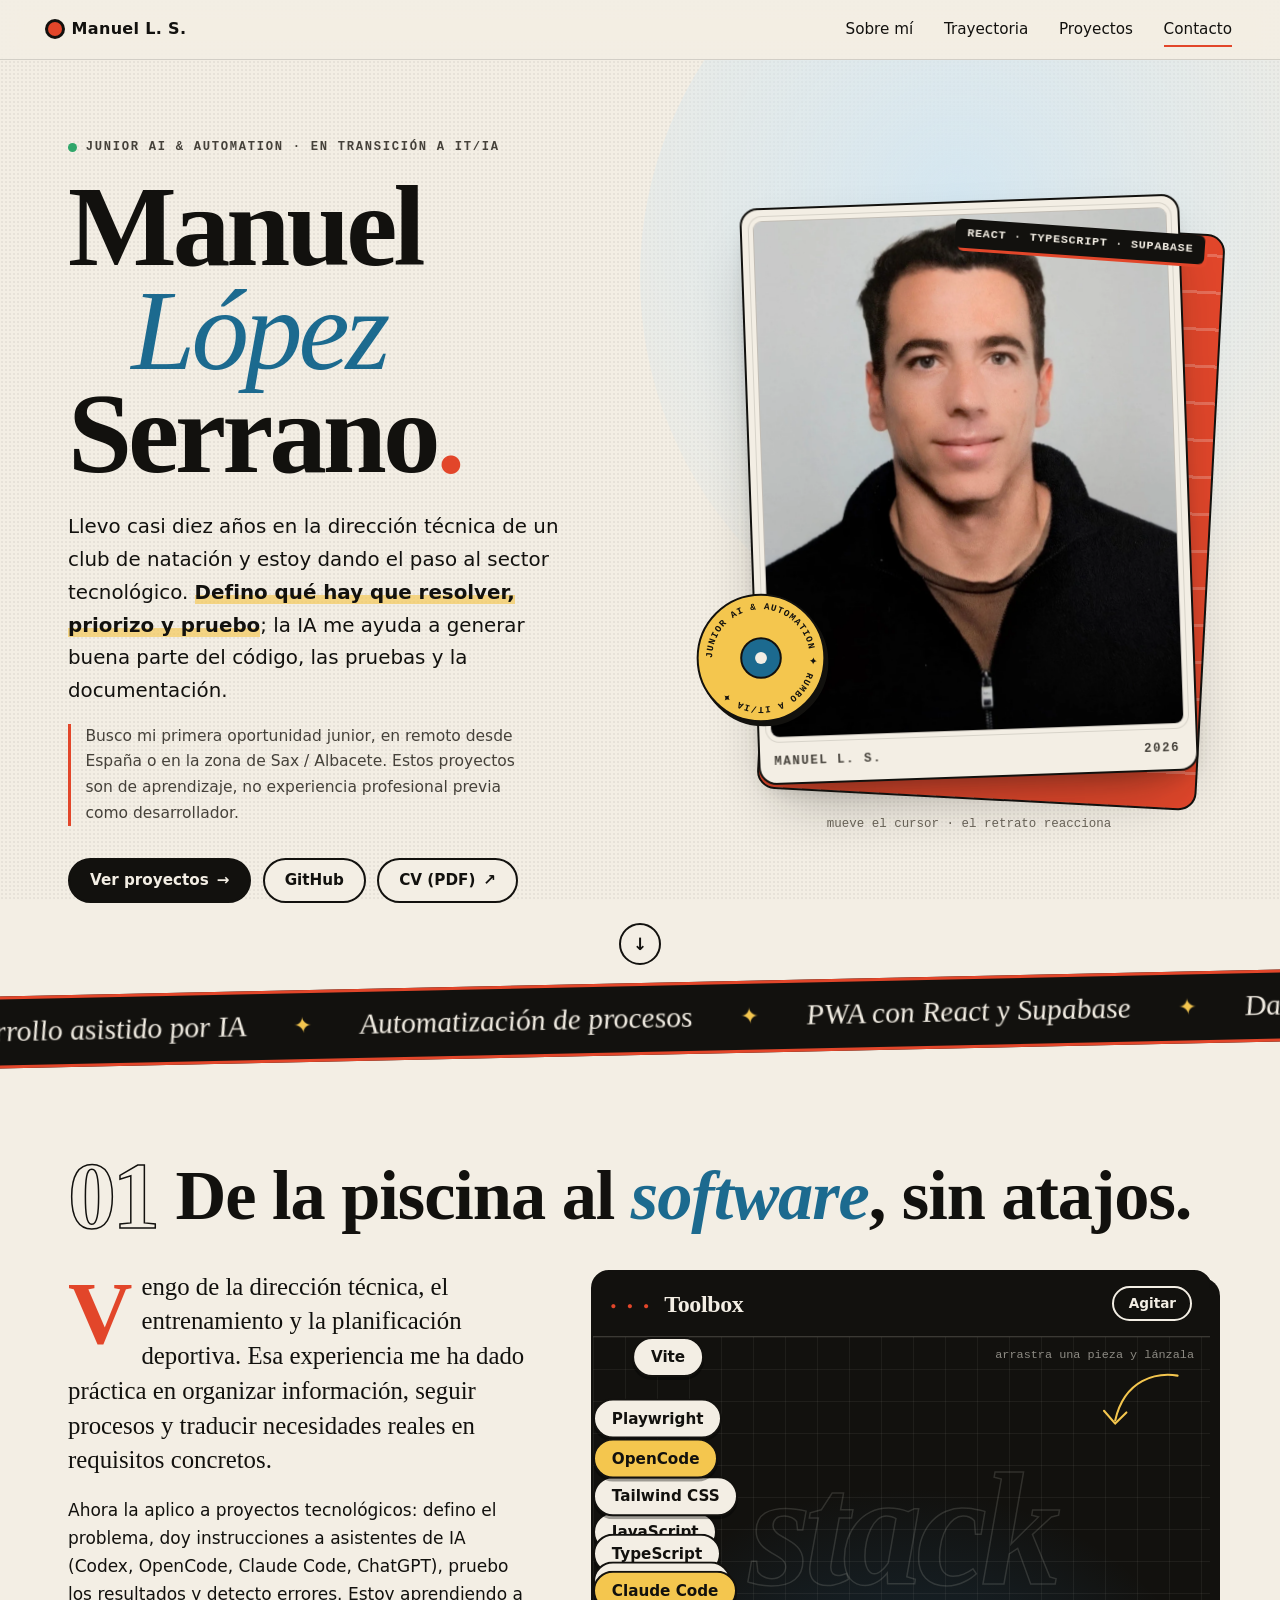
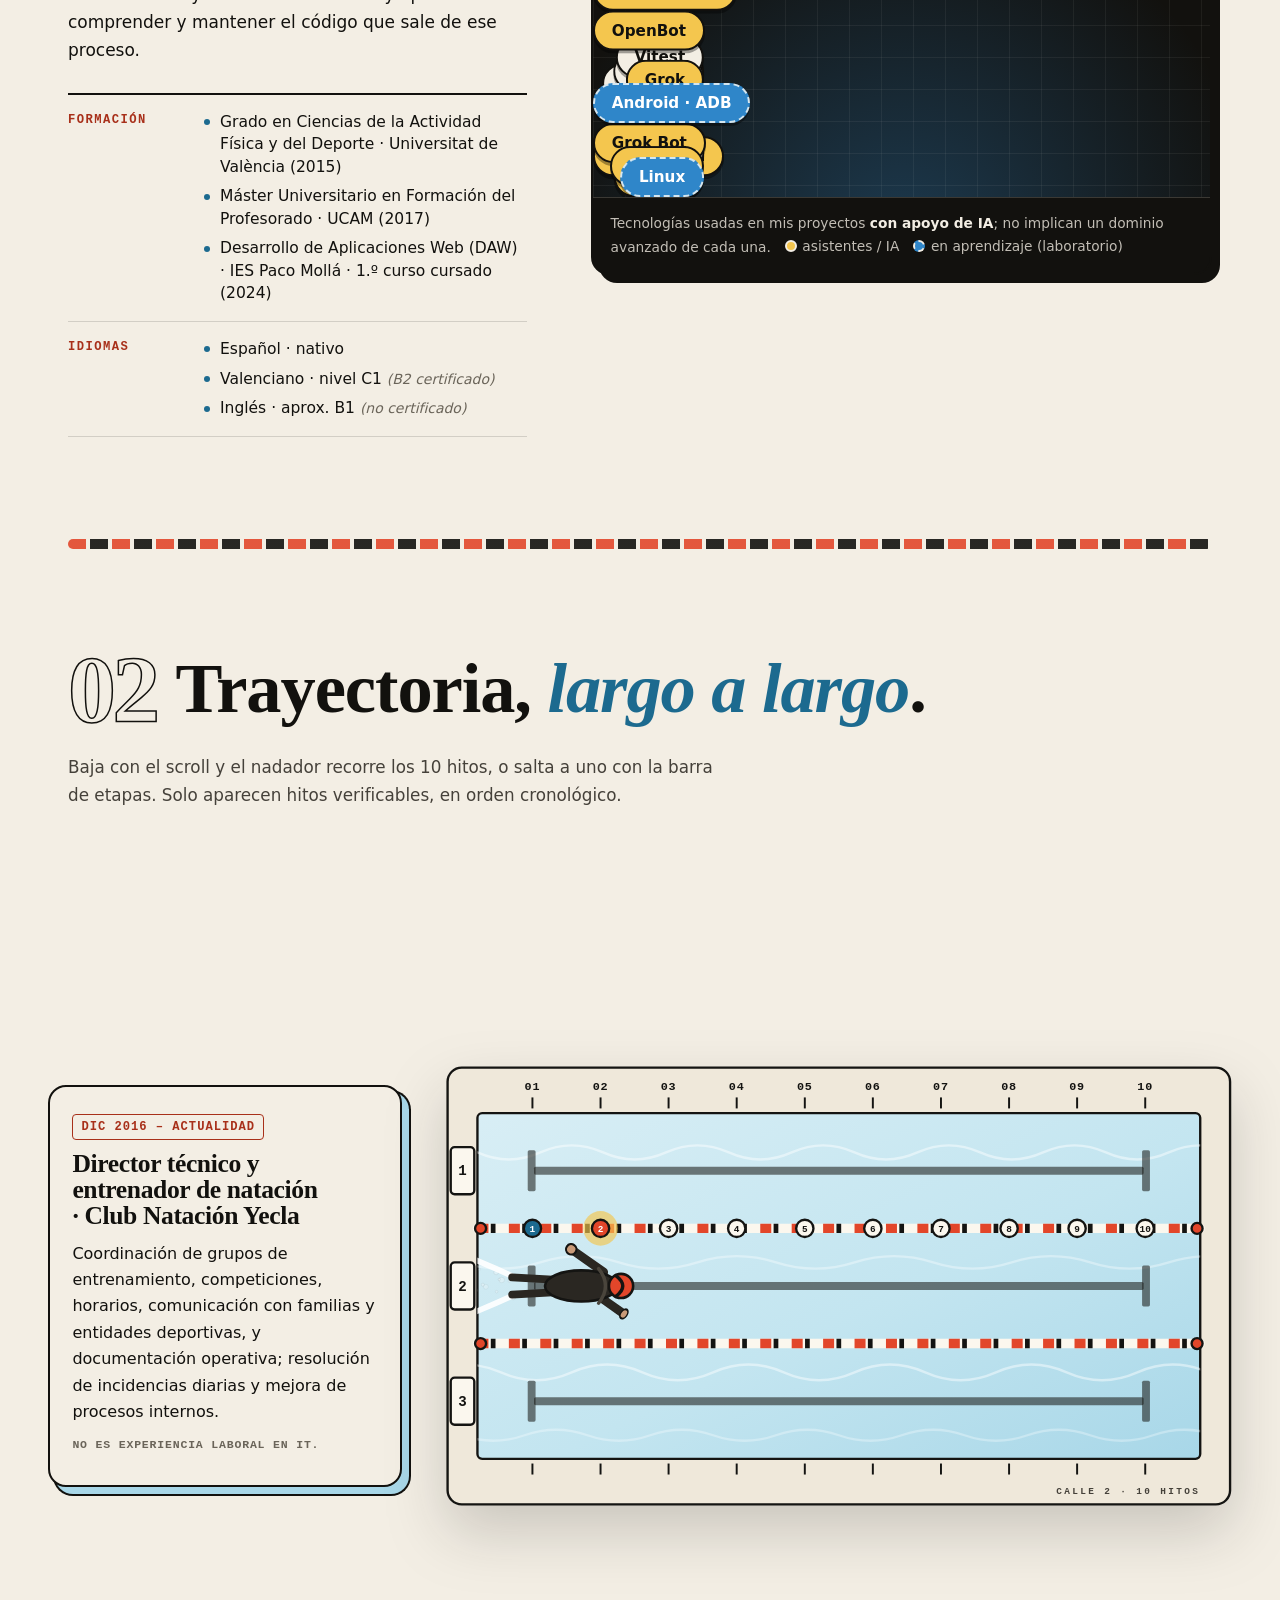
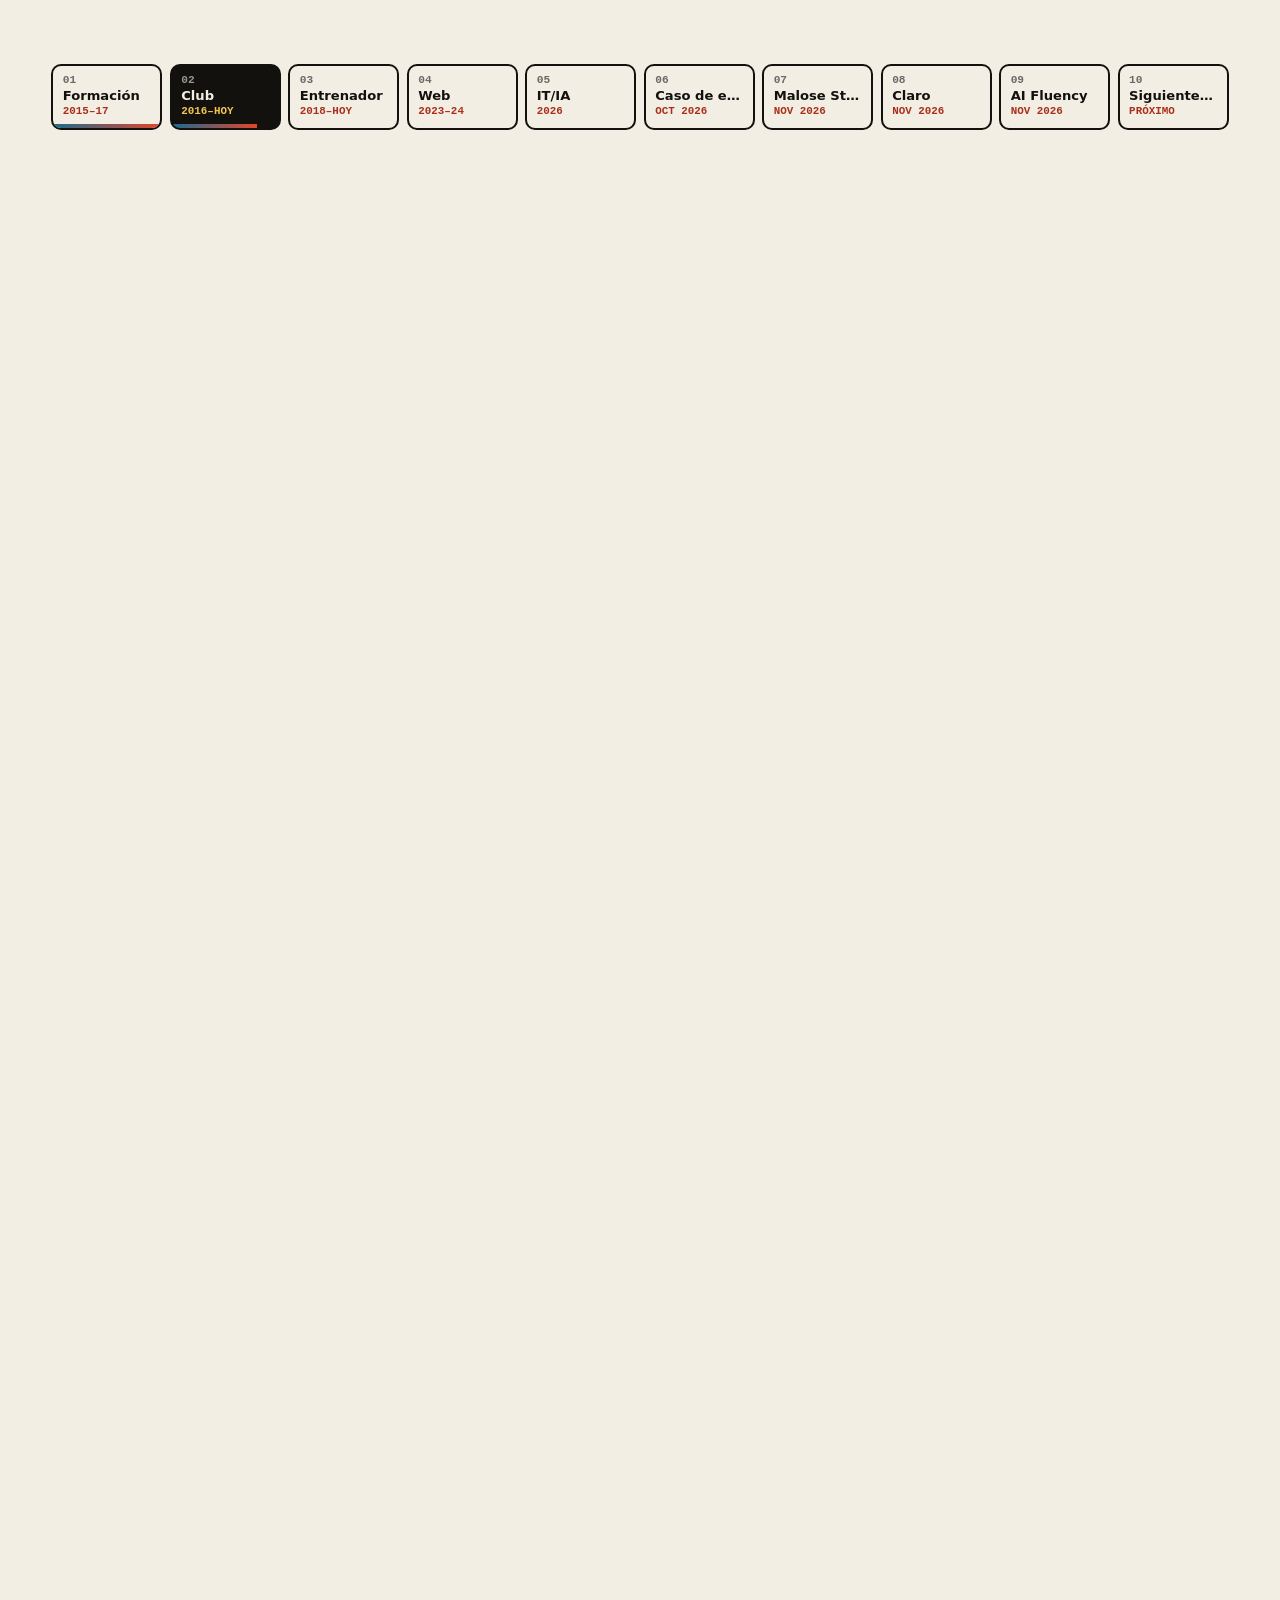
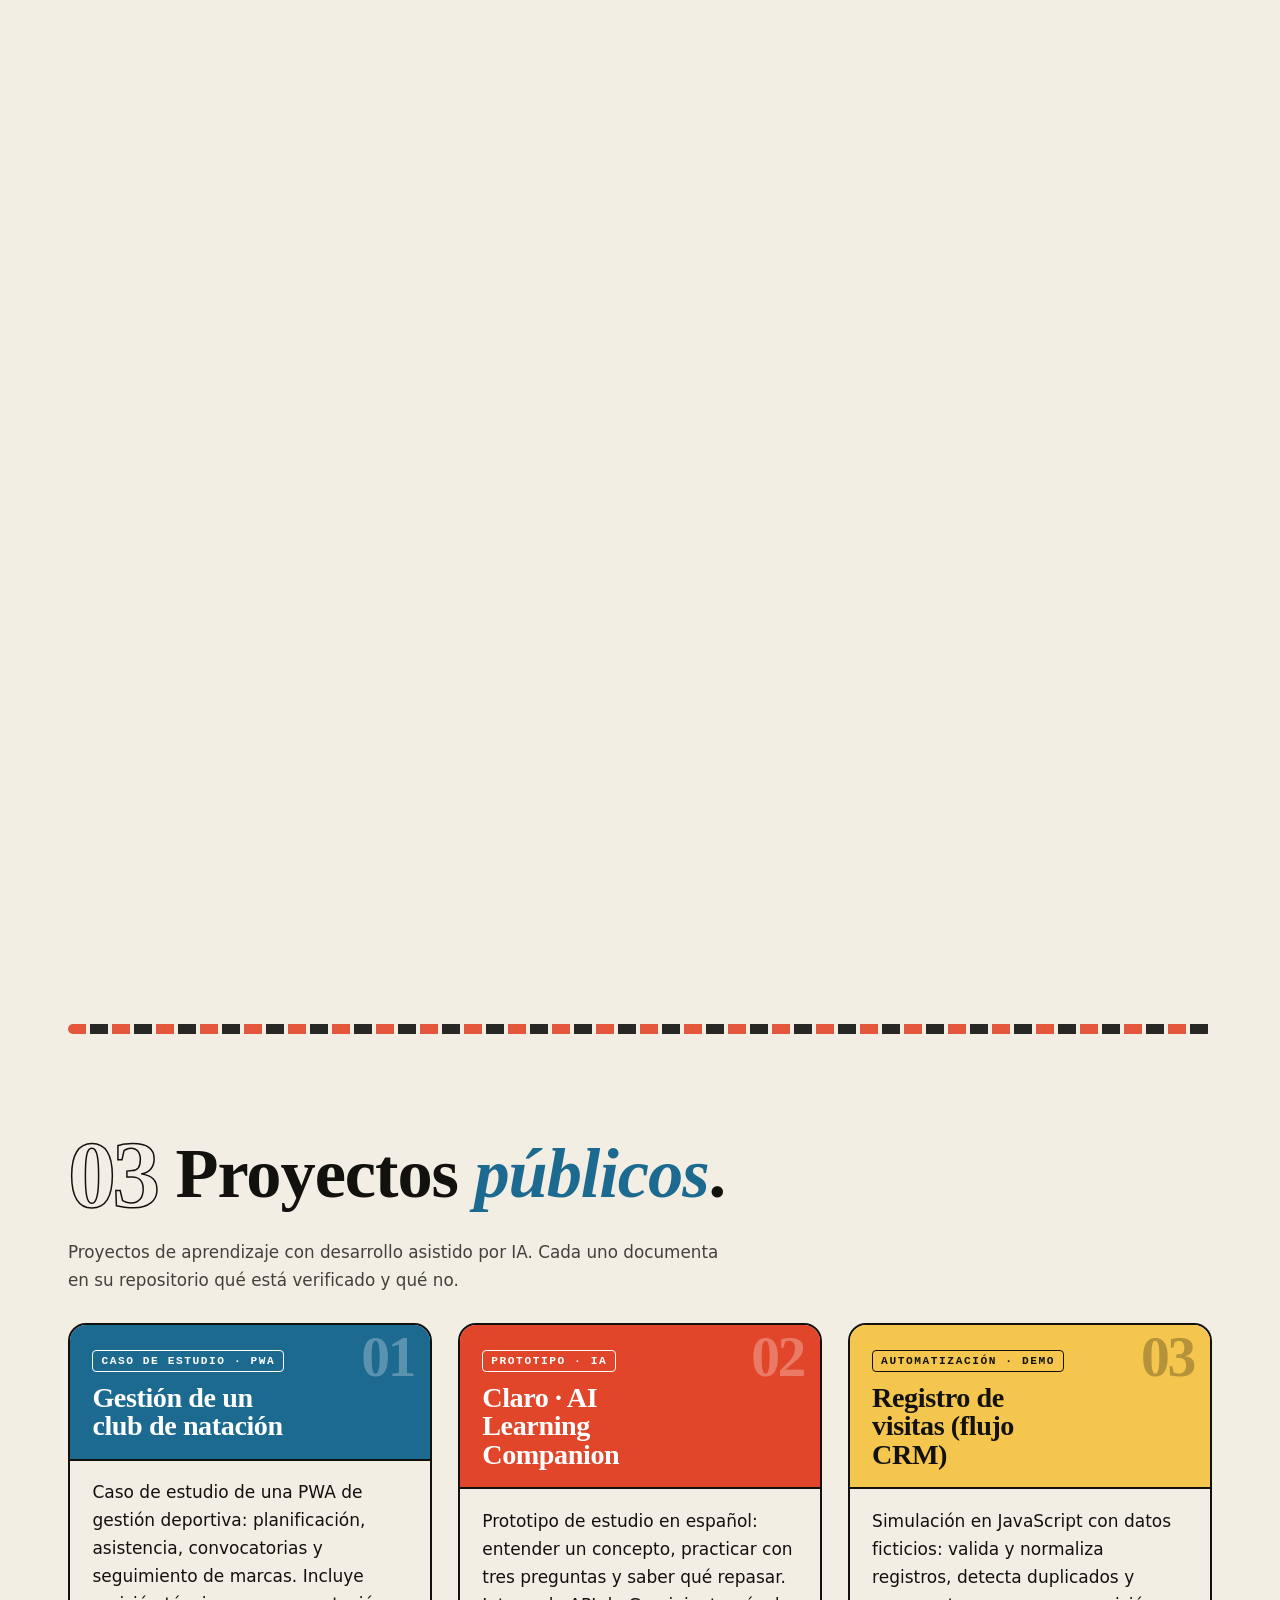
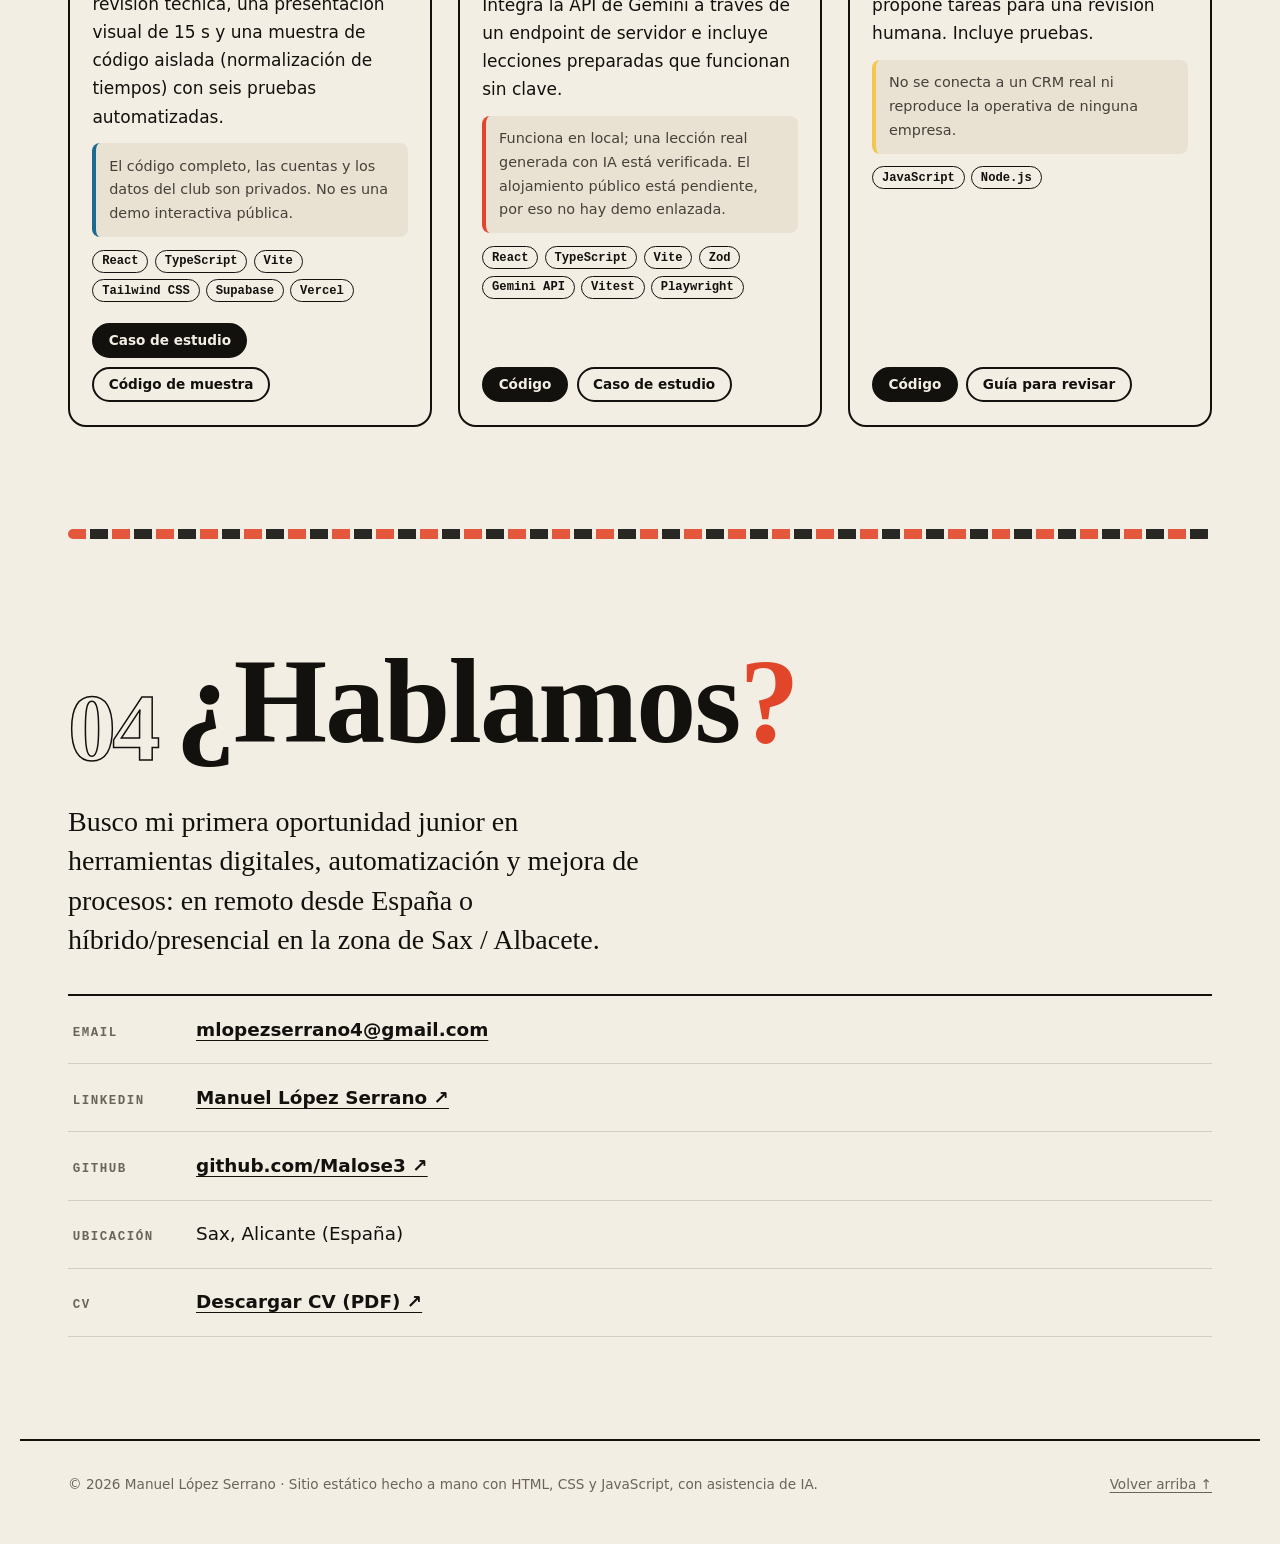
<file: index.html>
<!doctype html>
<html lang="es-ES">
<head>
  <meta charset="utf-8">
  <meta name="viewport" content="width=device-width, initial-scale=1">
  <title>Manuel López Serrano · Junior AI &amp; Automation (en transición a IT/IA)</title>
  <meta name="description" content="Portfolio de Manuel López Serrano: transición a IT/IA, proyectos de aprendizaje con desarrollo asistido por IA y automatización. Proyectos públicos en GitHub.">
  <meta name="theme-color" content="#f2ede3">
  <meta property="og:image" content="https://malose3.github.io/assets/img/manuel-portrait.jpg">
  <link rel="canonical" href="https://malose3.github.io/">
  <meta property="og:type" content="website">
  <meta property="og:locale" content="es_ES">
  <meta property="og:title" content="Manuel López Serrano · Portfolio">
  <meta property="og:description" content="Transición a IT/IA: proyectos de aprendizaje, desarrollo asistido por IA y automatización.">
  <meta property="og:url" content="https://malose3.github.io/">
  <link rel="icon" href="data:image/svg+xml,%3Csvg xmlns='http://www.w3.org/2000/svg' viewBox='0 0 64 64'%3E%3Ccircle cx='32' cy='32' r='30' fill='%23141310'/%3E%3Ccircle cx='38' cy='28' r='11' fill='%23e0482a'/%3E%3C/svg%3E">
  <link rel="preload" as="image" href="assets/img/manuel-portrait.webp" type="image/webp">
  <link rel="stylesheet" href="assets/css/site.css">
  <script>document.documentElement.classList.add("js");</script>
</head>
<body>
  <a class="skip" href="#main">Saltar al contenido</a>

  <header class="top" id="top">
    <a class="brand" href="#top" aria-label="Inicio">
      <span class="brand__dot" aria-hidden="true"></span>
      <span>Manuel&nbsp;L.&nbsp;S.</span>
    </a>
    <button class="menu-btn" type="button" aria-expanded="false" aria-controls="nav">Menú</button>
    <nav class="nav" id="nav" aria-label="Secciones">
      <a href="#sobre-mi">Sobre mí</a>
      <a href="#trayectoria">Trayectoria</a>
      <a href="#proyectos">Proyectos</a>
      <a href="#contacto">Contacto</a>
    </nav>
  </header>

  <main id="main">
    <!-- HERO -->
    <section class="hero" aria-labelledby="hero-title">
      <div class="hero__inner">
        <div class="hero__text">
          <p class="kicker"><span class="status-dot" aria-hidden="true"></span>Junior AI &amp; Automation · En transición a IT/IA</p>
          <h1 id="hero-title" class="hero__title">
            <span class="hero__line">Manuel</span>
            <span class="hero__line hero__line--italic">López</span>
            <span class="hero__line">Serrano<span class="accent">.</span></span>
          </h1>
          <p class="hero__lead">
            Llevo casi diez años en la dirección técnica de un club de natación y estoy dando el paso al sector tecnológico.
            <strong>Defino qué hay que resolver, priorizo y pruebo</strong>; la IA me ayuda a generar buena parte del código, las pruebas y la documentación.
          </p>
          <p class="hero__note">Busco mi primera oportunidad junior, en remoto desde España o en la zona de Sax / Albacete. Estos proyectos son de aprendizaje, no experiencia profesional previa como desarrollador.</p>
          <div class="hero__cta">
            <a class="btn btn--ink" href="#proyectos">Ver proyectos <span aria-hidden="true">→</span></a>
            <a class="btn btn--line" href="https://github.com/Malose3" rel="noopener">GitHub</a>
            <a class="btn btn--line" href="assets/cv/CV-Manuel-Lopez-Serrano.pdf" target="_blank" rel="noopener" type="application/pdf">CV (PDF) <span aria-hidden="true">↗</span></a>
          </div>
        </div>

        <div class="hero__visual">
          <div class="portrait" id="portrait">
            <div class="portrait__backdrop" aria-hidden="true"></div>
            <figure class="portrait__frame">
              <picture>
                <source srcset="assets/img/manuel-portrait.webp" type="image/webp">
                <img src="assets/img/manuel-portrait.jpg" width="960" height="1200" fetchpriority="high" decoding="async"
                     alt="Retrato de Manuel López Serrano sobre fondo claro, con chaqueta negra y camiseta marrón.">
              </picture>
              <figcaption class="portrait__caption"><span>Manuel L. S.</span><span>2026</span></figcaption>
            </figure>
            <svg class="seal" viewBox="0 0 200 200" aria-hidden="true" focusable="false">
              <defs><path id="seal-path" d="M100,100 m-74,0 a74,74 0 1,1 148,0 a74,74 0 1,1 -148,0"/></defs>
              <circle cx="100" cy="100" r="96" class="seal__bg"/>
              <text class="seal__text"><textPath href="#seal-path">JUNIOR AI &amp; AUTOMATION ✦ RUMBO A IT/IA ✦ </textPath></text>
              <circle cx="100" cy="100" r="30" class="seal__core"/>
              <circle cx="100" cy="100" r="9" class="seal__spark" id="seal-spark"/>
            </svg>
            <span class="tag tag--stack" aria-hidden="true">React · TypeScript · Supabase</span>
          </div>
          <p class="hero__hint" aria-hidden="true"><span class="hint-fine">mueve el cursor</span><span class="hint-touch">toca el retrato</span> · el retrato reacciona</p>
        </div>
      </div>
      <a class="scroll-cue" href="#sobre-mi" aria-label="Bajar a Sobre mí"><span aria-hidden="true">↓</span></a>
    </section>

    <!-- MARQUEE -->
    <div class="marquee-wrap">
    <div class="marquee" aria-label="Áreas de trabajo">
      <div class="marquee__track">
        <ul class="marquee__group">
          <li>Desarrollo asistido por IA</li><li>Automatización de procesos</li><li>PWA con React y Supabase</li>
          <li>Datos: CSV y Excel</li><li>Pruebas y verificación</li><li>Documentación honesta</li><li>Laboratorio Android · ADB · Linux</li>
        </ul>
        <ul class="marquee__group" aria-hidden="true">
          <li>Desarrollo asistido por IA</li><li>Automatización de procesos</li><li>PWA con React y Supabase</li>
          <li>Datos: CSV y Excel</li><li>Pruebas y verificación</li><li>Documentación honesta</li><li>Laboratorio Android · ADB · Linux</li>
        </ul>
      </div>
    </div>
    </div>

    <!-- SOBRE MÍ + TOOLBOX -->
    <section class="about sheet" id="sobre-mi" aria-labelledby="about-title">
      <div class="section-head">
        <span class="section-num">01</span>
        <h2 id="about-title" data-lines>De la piscina al <em>software</em>, sin atajos.</h2>
      </div>
      <div class="about__grid">
        <div class="about__copy">
          <p>Vengo de la dirección técnica, el entrenamiento y la planificación deportiva. Esa experiencia me ha dado práctica en organizar información, seguir procesos y traducir necesidades reales en requisitos concretos.</p>
          <p>Ahora la aplico a proyectos tecnológicos: defino el problema, doy instrucciones a asistentes de IA (Codex, OpenCode, Claude Code, ChatGPT), pruebo los resultados y detecto errores. Estoy aprendiendo a comprender y mantener el código que sale de ese proceso.</p>
          <dl class="facts">
            <div class="facts__row">
              <dt>Formación</dt>
              <dd>
                <ul>
                  <li>Grado en Ciencias de la Actividad Física y del Deporte · Universitat de València (2015)</li>
                  <li>Máster Universitario en Formación del Profesorado · UCAM (2017)</li>
                  <li>Desarrollo de Aplicaciones Web (DAW) · IES Paco Mollá · 1.º curso cursado (2024)</li>
                </ul>
              </dd>
            </div>
            <div class="facts__row">
              <dt>Idiomas</dt>
              <dd>
                <ul>
                  <li>Español · nativo</li>
                  <li>Valenciano · nivel C1 <span class="facts__note">(B2 certificado)</span></li>
                  <li>Inglés · aprox. B1 <span class="facts__note">(no certificado)</span></li>
                </ul>
              </dd>
            </div>
          </dl>
        </div>

        <div class="toolbox" id="toolbox">
          <div class="toolbox__bar">
            <h3>Toolbox</h3>
            <button class="btn btn--small" type="button" id="shake">Agitar</button>
          </div>
          <div class="toolbox__stage" id="stage" aria-describedby="toolbox-note">
            <ul class="toolbox__list" id="pills">
              <li class="pill">JavaScript</li>
              <li class="pill">TypeScript</li>
              <li class="pill pill--accent">React</li>
              <li class="pill">Node.js</li>
              <li class="pill pill--accent">Supabase</li>
              <li class="pill">Vite</li>
              <li class="pill">Tailwind CSS</li>
              <li class="pill">Vercel</li>
              <li class="pill">Git · GitHub</li>
              <li class="pill">Zod</li>
              <li class="pill">Vitest</li>
              <li class="pill">Playwright</li>
              <li class="pill pill--ink">Gemini API</li>
              <li class="pill">PWA</li>
              <li class="pill pill--ink">Codex</li>
              <li class="pill pill--ink">OpenCode</li>
              <li class="pill pill--ink">Claude Code</li>
              <li class="pill pill--ink">Grok</li>
              <li class="pill pill--ink">Grok Bot</li>
              <li class="pill pill--ink">Cursor</li>
              <li class="pill pill--ink">OpenBot</li>
              <li class="pill pill--learn">Android · ADB</li>
              <li class="pill pill--learn">Linux</li>
            </ul>
            <svg class="toolbox__arrow" viewBox="0 0 120 96" aria-hidden="true" focusable="false">
              <path pathLength="1" d="M112 10 C 86 6, 46 14, 34 66"/>
              <path class="toolbox__arrow-head" pathLength="1" d="M20 54 L34 70 L48 56"/>
            </svg>
            <p class="toolbox__hint" aria-hidden="true"><span class="hint-fine">arrastra una pieza y lánzala</span><span class="hint-touch">toca, arrastra y suelta</span></p>
          </div>
          <p class="toolbox__note" id="toolbox-note">
            Tecnologías usadas en mis proyectos <strong>con apoyo de IA</strong>; no implican un dominio avanzado de cada una.
            <span class="legend"><i class="sw sw--ink"></i>asistentes / IA</span>
            <span class="legend"><i class="sw sw--learn"></i>en aprendizaje (laboratorio)</span>
          </p>
        </div>
      </div>
    </section>

    <!-- TRAYECTORIA -->

    <div class="divider" aria-hidden="true"><span></span></div>
    <section class="work" id="trayectoria" aria-labelledby="work-title">
      <div class="sheet work__head">
        <div class="section-head">
          <span class="section-num">02</span>
          <h2 id="work-title" data-lines>Trayectoria, <em>largo a largo</em>.</h2>
        </div>
        <p class="work__intro">Baja con el scroll y el nadador recorre los 10 hitos, o salta a uno con la barra de etapas. Solo aparecen hitos verificables, en orden cronológico.</p>
      </div>

      <div class="pool-track" id="pool-track" style="--n:10">
        <div class="pool-pin">
          <div class="pool-layout">
            <ol class="deck" id="deck" aria-label="Hitos de la trayectoria">
          <li class="deck__card" id="hito-1" data-k="0">
            <span class="deck__num" aria-hidden="true">01<small>/10</small></span>
            <span class="deck__date">2015 – 2017</span>
            <h3>Formación universitaria</h3>
            <p>Grado en Ciencias de la Actividad Física y del Deporte (Universitat de València, 2015) y Máster Universitario en Formación del Profesorado (UCAM, 2017).</p>
          </li>
          <li class="deck__card" id="hito-2" data-k="1">
            <span class="deck__num" aria-hidden="true">02<small>/10</small></span>
            <span class="deck__date">Dic 2016 – actualidad</span>
            <h3>Director técnico y entrenador de natación · Club Natación Yecla</h3>
            <p>Coordinación de grupos de entrenamiento, competiciones, horarios, comunicación con familias y entidades deportivas, y documentación operativa; resolución de incidencias diarias y mejora de procesos internos.</p>
            <p class="deck__note">No es experiencia laboral en IT.</p>
          </li>
          <li class="deck__card" id="hito-3" data-k="2">
            <span class="deck__num" aria-hidden="true">03<small>/10</small></span>
            <span class="deck__date">2018 – actualidad</span>
            <h3>Entrenador personal y preparador físico de opositores</h3>
            <p>Elaboración de planes individuales, seguimiento de progreso y organización de recursos de entrenamiento presencial y online.</p>
          </li>
          <li class="deck__card" id="hito-4" data-k="3">
            <span class="deck__num" aria-hidden="true">04<small>/10</small></span>
            <span class="deck__date">Dic 2023 – 2024</span>
            <h3>Primeros pasos en desarrollo web</h3>
            <p>Prácticas iniciales de Git y GitHub y 1.º curso de Desarrollo de Aplicaciones Web (DAW) en el IES Paco Mollá (2024).</p>
            <a class="link" href="https://github.com/Malose3/hello-git" rel="noopener">Malose3/hello-git ↗</a>
          </li>
          <li class="deck__card" id="hito-5" data-k="4">
            <span class="deck__num" aria-hidden="true">05<small>/10</small></span>
            <span class="deck__date">2026</span>
            <h3>Transición a IT/IA</h3>
            <p>Orientación profesional hacia operaciones, mejora de procesos, herramientas digitales y automatización con apoyo de IA, con portfolio público y documentación honesta del alcance de cada proyecto.</p>
          </li>
          <li class="deck__card" id="hito-6" data-k="5">
            <span class="deck__num" aria-hidden="true">06<small>/10</small></span>
            <span class="deck__date">Oct 2026</span>
            <h3>Caso de estudio público de la app del club</h3>
            <p>Documentación técnica, vídeo de 15&nbsp;s y una muestra de código aislada con seis pruebas. La aplicación y los datos siguen en privado.</p>
            <a class="link" href="https://github.com/Malose3/swim-club-case-study" rel="noopener">swim-club-case-study ↗</a>
          </li>
          <li class="deck__card" id="hito-7" data-k="6">
            <span class="deck__num" aria-hidden="true">07<small>/10</small></span>
            <span class="deck__date">Nov 2026 · en curso</span>
            <h3>Laboratorio Malose Studio</h3>
            <p>Microtareas prácticas de Android, ADB y Linux en un dispositivo de pruebas dedicado (en aprendizaje).</p>
          </li>
          <li class="deck__card" id="hito-8" data-k="7">
            <span class="deck__num" aria-hidden="true">08<small>/10</small></span>
            <span class="deck__date">Nov 2026</span>
            <h3>Claro · AI Learning Companion</h3>
            <p>Prototipo de estudio con React, TypeScript y Gemini. Funciona en local; el alojamiento público está pendiente.</p>
            <a class="link" href="https://github.com/Malose3/claro-learning-companion" rel="noopener">claro-learning-companion ↗</a>
          </li>
          <li class="deck__card deck__card--now" id="hito-9" data-k="8">
            <span class="deck__num" aria-hidden="true">09<small>/10</small></span>
            <span class="deck__date">Nov 2026 · en curso</span>
            <h3>Anthropic AI Fluency</h3>
            <p>Formación en curso. <strong>Certificado aún no obtenido.</strong></p>
          </li>
          <li class="deck__card deck__card--next" id="hito-10" data-k="9">
            <span class="deck__num" aria-hidden="true">10<small>/10</small></span>
            <span class="deck__date">Siguientes pasos</span>
            <h3>Más autonomía con el código</h3>
            <p>Reforzar la comprensión y el mantenimiento autónomo del código (JavaScript, HTML/CSS, SQL básico y APIs REST) y continuar la formación prevista.</p>
          </li>
            </ol>
            <div class="pool-stage">
          <svg class="pool" id="pool-svg" viewBox="0 0 1000 560" role="img" aria-label="Piscina vista desde arriba: un nadador avanza por la calle central y marca cada uno de los 10 hitos.">
            <defs>
              <linearGradient id="pool-water" x1="0" y1="0" x2="1" y2="1">
                <stop offset="0" stop-color="#d8eef5"/><stop offset=".55" stop-color="#c3e5f0"/><stop offset="1" stop-color="#a8d7e8"/>
              </linearGradient>
              <clipPath id="pool-clip"><rect x="40" y="60" width="920" height="440" rx="6"/></clipPath>
            </defs>
            <rect class="pool__deck" x="2" y="2" width="996" height="556" rx="18"/>
            <rect class="pool__water" x="40" y="60" width="920" height="440" rx="6"/>
            <g clip-path="url(#pool-clip)">
              <g class="pool__caustics" aria-hidden="true">
                <path d="M-40 110 q40 -18 80 0 t80 0 t80 0 t80 0 t80 0 t80 0 t80 0 t80 0 t80 0 t80 0 t80 0 t80 0 t80 0 t80 0"/>
                <path d="M-80 250 q50 -16 100 0 t100 0 t100 0 t100 0 t100 0 t100 0 t100 0 t100 0 t100 0 t100 0 t100 0 t100 0"/>
                <path d="M-20 390 q45 -20 90 0 t90 0 t90 0 t90 0 t90 0 t90 0 t90 0 t90 0 t90 0 t90 0 t90 0 t90 0 t90 0"/>
                <path d="M-60 470 q40 -14 80 0 t80 0 t80 0 t80 0 t80 0 t80 0 t80 0 t80 0 t80 0 t80 0 t80 0 t80 0 t80 0 t80 0"/>
              </g>
              <g class="lane-line"><rect x="112" y="128.3" width="776" height="10" rx="2"/><rect x="104" y="107.3" width="10" height="52" rx="2"/><rect x="886" y="107.3" width="10" height="52" rx="2"/></g><g class="lane-line"><rect x="112" y="275.0" width="776" height="10" rx="2"/><rect x="104" y="254.0" width="10" height="52" rx="2"/><rect x="886" y="254.0" width="10" height="52" rx="2"/></g><g class="lane-line"><rect x="112" y="421.7" width="776" height="10" rx="2"/><rect x="104" y="400.7" width="10" height="52" rx="2"/><rect x="886" y="400.7" width="10" height="52" rx="2"/></g>
              <g id="pool-bubbles" class="pool__bubbles"></g>
              <g id="swimmer" class="swimmer" transform="translate(110 280)">
                <g id="wake" class="wake">
                  <path d="M-58 -6 Q-110 -26 -175 -44"/><path d="M-58 6 Q-110 26 -175 44"/>
                  <path class="wake__far" d="M-90 -10 Q-150 -40 -240 -66"/><path class="wake__far" d="M-90 10 Q-150 40 -240 66"/>
                </g>
                <g class="swimmer__legs"><line id="leg-l" x1="-34" y1="-7" x2="-86" y2="-9"/><line id="leg-r" x1="-34" y1="7" x2="-86" y2="9"/></g>
                <g id="arm-l" class="swimmer__arm" transform="translate(20 -16)"><line x1="0" y1="0" x2="44" y2="0"/><circle cx="46" cy="0" r="6"/></g>
                <g id="arm-r" class="swimmer__arm" transform="translate(20 16)"><line x1="0" y1="0" x2="44" y2="0"/><circle cx="46" cy="0" r="6"/></g>
                <ellipse class="swimmer__torso" cx="-6" cy="0" rx="42" ry="18"/>
                <path class="swimmer__shoulders" d="M14 -20 Q30 0 14 20"/>
                <circle class="swimmer__cap" cx="40" cy="0" r="14"/>
                <path class="swimmer__stripe" d="M34 -12 Q50 0 34 12"/>
              </g>
            </g>
            <g class="rope"><line class="rope__base" x1="40" y1="206.7" x2="960" y2="206.7"/><line class="rope__red" x1="40" y1="206.7" x2="960" y2="206.7"/><line class="rope__ink" x1="40" y1="206.7" x2="960" y2="206.7"/><circle class="rope__end" cx="44" cy="206.7" r="7"/><circle class="rope__end" cx="956" cy="206.7" r="7"/></g><g class="rope"><line class="rope__base" x1="40" y1="353.3" x2="960" y2="353.3"/><line class="rope__red" x1="40" y1="353.3" x2="960" y2="353.3"/><line class="rope__ink" x1="40" y1="353.3" x2="960" y2="353.3"/><circle class="rope__end" cx="44" cy="353.3" r="7"/><circle class="rope__end" cx="956" cy="353.3" r="7"/></g>
            <g class="pool__buoys"><g class="buoy" data-k="0" transform="translate(110.0 206.7)"><circle class="buoy__halo" r="22"/><circle class="buoy__ball" r="11"/><text class="buoy__n" y="4">1</text></g><g class="buoy" data-k="1" transform="translate(196.7 206.7)"><circle class="buoy__halo" r="22"/><circle class="buoy__ball" r="11"/><text class="buoy__n" y="4">2</text></g><g class="buoy" data-k="2" transform="translate(283.3 206.7)"><circle class="buoy__halo" r="22"/><circle class="buoy__ball" r="11"/><text class="buoy__n" y="4">3</text></g><g class="buoy" data-k="3" transform="translate(370.0 206.7)"><circle class="buoy__halo" r="22"/><circle class="buoy__ball" r="11"/><text class="buoy__n" y="4">4</text></g><g class="buoy" data-k="4" transform="translate(456.7 206.7)"><circle class="buoy__halo" r="22"/><circle class="buoy__ball" r="11"/><text class="buoy__n" y="4">5</text></g><g class="buoy" data-k="5" transform="translate(543.3 206.7)"><circle class="buoy__halo" r="22"/><circle class="buoy__ball" r="11"/><text class="buoy__n" y="4">6</text></g><g class="buoy" data-k="6" transform="translate(630.0 206.7)"><circle class="buoy__halo" r="22"/><circle class="buoy__ball" r="11"/><text class="buoy__n" y="4">7</text></g><g class="buoy" data-k="7" transform="translate(716.7 206.7)"><circle class="buoy__halo" r="22"/><circle class="buoy__ball" r="11"/><text class="buoy__n" y="4">8</text></g><g class="buoy" data-k="8" transform="translate(803.3 206.7)"><circle class="buoy__halo" r="22"/><circle class="buoy__ball" r="11"/><text class="buoy__n" y="4">9</text></g><g class="buoy" data-k="9" transform="translate(890.0 206.7)"><circle class="buoy__halo" r="22"/><circle class="buoy__ball" r="11"/><text class="buoy__n" y="4">10</text></g></g>
            <g class="pool__ticks"><g class="pool__tick"><line x1="110.0" y1="40" x2="110.0" y2="54"/><text x="110.0" y="31">01</text></g><g class="pool__tick"><line x1="196.7" y1="40" x2="196.7" y2="54"/><text x="196.7" y="31">02</text></g><g class="pool__tick"><line x1="283.3" y1="40" x2="283.3" y2="54"/><text x="283.3" y="31">03</text></g><g class="pool__tick"><line x1="370.0" y1="40" x2="370.0" y2="54"/><text x="370.0" y="31">04</text></g><g class="pool__tick"><line x1="456.7" y1="40" x2="456.7" y2="54"/><text x="456.7" y="31">05</text></g><g class="pool__tick"><line x1="543.3" y1="40" x2="543.3" y2="54"/><text x="543.3" y="31">06</text></g><g class="pool__tick"><line x1="630.0" y1="40" x2="630.0" y2="54"/><text x="630.0" y="31">07</text></g><g class="pool__tick"><line x1="716.7" y1="40" x2="716.7" y2="54"/><text x="716.7" y="31">08</text></g><g class="pool__tick"><line x1="803.3" y1="40" x2="803.3" y2="54"/><text x="803.3" y="31">09</text></g><g class="pool__tick"><line x1="890.0" y1="40" x2="890.0" y2="54"/><text x="890.0" y="31">10</text></g><line x1="110.0" y1="506" x2="110.0" y2="520"/><line x1="196.7" y1="506" x2="196.7" y2="520"/><line x1="283.3" y1="506" x2="283.3" y2="520"/><line x1="370.0" y1="506" x2="370.0" y2="520"/><line x1="456.7" y1="506" x2="456.7" y2="520"/><line x1="543.3" y1="506" x2="543.3" y2="520"/><line x1="630.0" y1="506" x2="630.0" y2="520"/><line x1="716.7" y1="506" x2="716.7" y2="520"/><line x1="803.3" y1="506" x2="803.3" y2="520"/><line x1="890.0" y1="506" x2="890.0" y2="520"/></g>
            <g class="block"><rect x="6" y="103.3" width="30" height="60" rx="5"/><text x="21" y="139.3">1</text></g><g class="block"><rect x="6" y="250.0" width="30" height="60" rx="5"/><text x="21" y="286.0">2</text></g><g class="block"><rect x="6" y="396.7" width="30" height="60" rx="5"/><text x="21" y="432.7">3</text></g>
            <text class="pool__label" x="960" y="545" text-anchor="end">CALLE 2 · 10 HITOS</text>
          </svg>
            </div>
          </div>
          <nav class="stops" aria-label="Etapas de la trayectoria">
            <ol class="stops__list">
            <li><button class="stops__btn" type="button" data-k="0" style="--p:0" aria-label="Hito 1 de 10: Formación universitaria"><span class="stops__n">01</span><span class="stops__l">Formación</span><span class="stops__y">2015–17</span></button></li>
            <li><button class="stops__btn" type="button" data-k="1" style="--p:0" aria-label="Hito 2 de 10: Director técnico y entrenador de natación · Club Natación Yecla"><span class="stops__n">02</span><span class="stops__l">Club</span><span class="stops__y">2016–hoy</span></button></li>
            <li><button class="stops__btn" type="button" data-k="2" style="--p:0" aria-label="Hito 3 de 10: Entrenador personal y preparador físico de opositores"><span class="stops__n">03</span><span class="stops__l">Entrenador</span><span class="stops__y">2018–hoy</span></button></li>
            <li><button class="stops__btn" type="button" data-k="3" style="--p:0" aria-label="Hito 4 de 10: Primeros pasos en desarrollo web"><span class="stops__n">04</span><span class="stops__l">Web</span><span class="stops__y">2023–24</span></button></li>
            <li><button class="stops__btn" type="button" data-k="4" style="--p:0" aria-label="Hito 5 de 10: Transición a IT/IA"><span class="stops__n">05</span><span class="stops__l">IT/IA</span><span class="stops__y">2026</span></button></li>
            <li><button class="stops__btn" type="button" data-k="5" style="--p:0" aria-label="Hito 6 de 10: Caso de estudio público de la app del club"><span class="stops__n">06</span><span class="stops__l">Caso de estudio</span><span class="stops__y">Oct 2026</span></button></li>
            <li><button class="stops__btn" type="button" data-k="6" style="--p:0" aria-label="Hito 7 de 10: Laboratorio Malose Studio"><span class="stops__n">07</span><span class="stops__l">Malose Studio</span><span class="stops__y">Nov 2026</span></button></li>
            <li><button class="stops__btn" type="button" data-k="7" style="--p:0" aria-label="Hito 8 de 10: Claro · AI Learning Companion"><span class="stops__n">08</span><span class="stops__l">Claro</span><span class="stops__y">Nov 2026</span></button></li>
            <li><button class="stops__btn" type="button" data-k="8" style="--p:0" aria-label="Hito 9 de 10: Anthropic AI Fluency"><span class="stops__n">09</span><span class="stops__l">AI Fluency</span><span class="stops__y">Nov 2026</span></button></li>
            <li><button class="stops__btn" type="button" data-k="9" style="--p:0" aria-label="Hito 10 de 10: Más autonomía con el código"><span class="stops__n">10</span><span class="stops__l">Siguientes pasos</span><span class="stops__y">Próximo</span></button></li>
            </ol>
          </nav>
        </div>
      </div>
    </section>

    <!-- PROYECTOS -->

    <div class="divider" aria-hidden="true"><span></span></div>
    <section class="projects sheet" id="proyectos" aria-labelledby="proj-title">
      <div class="section-head">
        <span class="section-num">03</span>
        <h2 id="proj-title" data-lines>Proyectos <em>públicos</em>.</h2>
      </div>
      <p class="projects__intro">Proyectos de aprendizaje con desarrollo asistido por IA. Cada uno documenta en su repositorio qué está verificado y qué no.</p>

      <div class="cards">
        <article class="card card--a">
          <header class="card__head">
            <span class="card__num" aria-hidden="true">01</span>
            <span class="card__tag">Caso de estudio · PWA</span>
            <h3>Gestión de un club de natación</h3>
          </header>
          <p>Caso de estudio de una PWA de gestión deportiva: planificación, asistencia, convocatorias y seguimiento de marcas. Incluye revisión técnica, una presentación visual de 15&nbsp;s y una muestra de código aislada (normalización de tiempos) con seis pruebas automatizadas.</p>
          <p class="card__scope">El código completo, las cuentas y los datos del club son privados. No es una demo interactiva pública.</p>
          <ul class="card__stack"><li>React</li><li>TypeScript</li><li>Vite</li><li>Tailwind CSS</li><li>Supabase</li><li>Vercel</li></ul>
          <div class="card__links">
            <a class="btn btn--small btn--ink" href="https://github.com/Malose3/swim-club-case-study" rel="noopener">Caso de estudio</a>
            <a class="btn btn--small btn--line" href="https://github.com/Malose3/swim-club-case-study/tree/main/examples/swim-times" rel="noopener">Código de muestra</a>
          </div>
        </article>

        <article class="card card--b">
          <header class="card__head">
            <span class="card__num" aria-hidden="true">02</span>
            <span class="card__tag">Prototipo · IA</span>
            <h3>Claro · AI Learning Companion</h3>
          </header>
          <p>Prototipo de estudio en español: entender un concepto, practicar con tres preguntas y saber qué repasar. Integra la API de Gemini a través de un endpoint de servidor e incluye lecciones preparadas que funcionan sin clave.</p>
          <p class="card__scope">Funciona en local; una lección real generada con IA está verificada. El alojamiento público está pendiente, por eso no hay demo enlazada.</p>
          <ul class="card__stack"><li>React</li><li>TypeScript</li><li>Vite</li><li>Zod</li><li>Gemini API</li><li>Vitest</li><li>Playwright</li></ul>
          <div class="card__links">
            <a class="btn btn--small btn--ink" href="https://github.com/Malose3/claro-learning-companion" rel="noopener">Código</a>
            <a class="btn btn--small btn--line" href="https://github.com/Malose3/claro-learning-companion/blob/main/CASE_STUDY.md" rel="noopener">Caso de estudio</a>
          </div>
        </article>

        <article class="card card--c">
          <header class="card__head">
            <span class="card__num" aria-hidden="true">03</span>
            <span class="card__tag">Automatización · Demo</span>
            <h3>Registro de visitas (flujo CRM)</h3>
          </header>
          <p>Simulación en JavaScript con datos ficticios: valida y normaliza registros, detecta duplicados y propone tareas para una revisión humana. Incluye pruebas.</p>
          <p class="card__scope">No se conecta a un CRM real ni reproduce la operativa de ninguna empresa.</p>
          <ul class="card__stack"><li>JavaScript</li><li>Node.js</li></ul>
          <div class="card__links">
            <a class="btn btn--small btn--ink" href="https://github.com/Malose3/Malose3/tree/main/examples/crm-workflow" rel="noopener">Código</a>
            <a class="btn btn--small btn--line" href="https://github.com/Malose3/Malose3/blob/main/REVIEWER_GUIDE.md" rel="noopener">Guía para revisar</a>
          </div>
        </article>
      </div>
    </section>

    <!-- CONTACTO -->

    <div class="divider" aria-hidden="true"><span></span></div>
    <section class="contact sheet" id="contacto" aria-labelledby="contact-title">
      <div class="section-head">
        <span class="section-num">04</span>
        <h2 id="contact-title" data-lines>¿Hablamos<span class="accent">?</span></h2>
      </div>
      <p class="contact__lead">Busco mi primera oportunidad junior en herramientas digitales, automatización y mejora de procesos: en remoto desde España o híbrido/presencial en la zona de Sax / Albacete.</p>
      <ul class="contact__list">
        <li><span class="contact__label">Email</span><a href="mailto:mlopezserrano4@gmail.com">mlopezserrano4@gmail.com</a></li>
        <li><span class="contact__label">LinkedIn</span><a href="https://www.linkedin.com/in/manuel-l%C3%B3pez-serrano-28533025b/" target="_blank" rel="noopener">Manuel López Serrano ↗</a></li>
        <li><span class="contact__label">GitHub</span><a href="https://github.com/Malose3" target="_blank" rel="noopener">github.com/Malose3 ↗</a></li>
        <li><span class="contact__label">Ubicación</span><span>Sax, Alicante (España)</span></li>
        <li><span class="contact__label">CV</span><a href="assets/cv/CV-Manuel-Lopez-Serrano.pdf" target="_blank" rel="noopener" type="application/pdf">Descargar CV (PDF) ↗</a></li>
      </ul>
    </section>
  </main>

  <footer class="colophon">
    <p>© 2026 Manuel López Serrano · Sitio estático hecho a mano con HTML, CSS y JavaScript, con asistencia de IA.</p>
    <p><a href="#top">Volver arriba ↑</a></p>
  </footer>

  <script src="assets/js/main.js" defer></script>
</body>
</html>
</file>
<file: assets/css/site.css>
/* Manuel López Serrano · portfolio · estilos (v2)
   Diseño editorial original: papel cálido, tinta profunda, acento bermellón y azul agua. */

:root {
  --paper: #f3eee4;
  --paper-2: #e9e1d2;
  --paper-3: #ddd3c0;
  --ink: #12110e;
  --ink-2: #1d1b17;
  --ink-soft: #45413a;
  --muted: #6a6459;
  --accent: #e2462a;
  --accent-ink: #a8301a;
  --water: #1c6a8f;
  --water-2: #2f86c9;
  --water-soft: #d4e6f0;
  --sun: #f4c64e;
  --line: rgba(18, 17, 14, .14);
  --radius: 18px;
  --shadow-ink: 8px 8px 0 var(--ink);
  --shadow-soft: 0 30px 60px -25px rgba(18,17,14,.45), 0 12px 24px -12px rgba(18,17,14,.25);
  --serif: "Iowan Old Style", "Palatino Linotype", Palatino, "Book Antiqua", Georgia, serif;
  --sans: ui-sans-serif, system-ui, -apple-system, "Segoe UI", Roboto, "Helvetica Neue", Arial, sans-serif;
  --mono: ui-monospace, "SFMono-Regular", Menlo, Consolas, "Liberation Mono", monospace;
  --max: 1240px;
  --pad: clamp(1.1rem, 4vw, 3rem);
  --ease: cubic-bezier(.2, .8, .2, 1);
}

*, *::before, *::after { box-sizing: border-box; }
html { overflow-x: clip; scroll-behavior: smooth; -webkit-text-size-adjust: 100%; scroll-padding-top: 70px; }
body {
  margin: 0;
  background: var(--paper);
  color: var(--ink);
  font: 400 1.0625rem/1.65 var(--sans);
  text-rendering: optimizeLegibility;
  -webkit-font-smoothing: antialiased;
  overflow-x: clip;
}
/* Grano de papel muy sutil */
body::before {
  content: ""; position: fixed; inset: 0; pointer-events: none; z-index: 0;
  background-image: radial-gradient(rgba(18,17,14,.05) 1px, transparent 1px);
  background-size: 4px 4px;
}
main, .top, .colophon { position: relative; z-index: 1; }
img, svg { display: block; max-width: 100%; }
a { color: inherit; text-decoration-thickness: 1px; text-underline-offset: .2em; }
a:hover { color: var(--accent-ink); }
::selection { background: var(--accent); color: #fff; }
:focus-visible { outline: 3px solid var(--accent); outline-offset: 3px; border-radius: 6px; }
h1, h2, h3 { font-family: var(--serif); font-weight: 600; line-height: 1.02; margin: 0; letter-spacing: -.015em; }
em { font-style: italic; color: var(--water); }
.accent { color: var(--accent); }

.skip { position: absolute; left: -999px; top: .5rem; background: var(--ink); color: var(--paper); padding: .5rem .8rem; z-index: 100; border-radius: 6px; }
.skip:focus { left: .5rem; }

/* ---------- Cabecera ---------- */
.top {
  position: sticky; top: 0; z-index: 50;
  display: flex; align-items: center; justify-content: space-between; gap: 1rem;
  padding: .85rem var(--pad);
  background: color-mix(in srgb, var(--paper) 82%, transparent);
  backdrop-filter: blur(10px) saturate(1.2);
  -webkit-backdrop-filter: blur(10px) saturate(1.2);
  border-bottom: 1px solid var(--line);
  transition: padding .35s var(--ease), box-shadow .35s var(--ease), background .35s;
}
.top.is-scrolled {
  padding-block: .5rem;
  background: color-mix(in srgb, var(--paper) 90%, transparent);
  box-shadow: 0 12px 30px -22px rgba(18,17,14,.55);
}
.top.is-scrolled .brand__dot { transform: scale(.85); }
.brand { display: inline-flex; align-items: center; gap: .6rem; font: 700 1rem/1 var(--sans); text-decoration: none; letter-spacing: .02em; }
.brand__dot { width: 14px; height: 14px; border-radius: 50%; background: var(--accent); box-shadow: 0 0 0 3px var(--ink); transition: transform .4s var(--ease); }
.brand:hover .brand__dot { transform: scale(1.25) rotate(90deg); }
.nav { display: flex; gap: clamp(.8rem, 2.4vw, 2.2rem); }
.nav a { text-decoration: none; font-weight: 500; font-size: .95rem; position: relative; padding: .2rem 0; }
.nav a::after { content: ""; position: absolute; left: 0; right: 100%; bottom: -2px; height: 2px; background: var(--accent); transition: right .3s var(--ease); }
.nav a:hover::after, .nav a[aria-current="true"]::after { right: 0; }
.menu-btn { display: none; }

/* ---------- Bloques ---------- */
.sheet { max-width: var(--max); margin: 0 auto; padding: clamp(3.5rem, 8vw, 6.5rem) var(--pad); }
.section-head { display: grid; grid-template-columns: auto 1fr; align-items: end; gap: 1.2rem; margin-bottom: 2.2rem; }
.section-num {
  font: 700 clamp(3rem, 8vw, 6rem)/.8 var(--serif); color: transparent;
  -webkit-text-stroke: 1.5px var(--ink); letter-spacing: -.04em;
}
.section-head h2 { font-size: clamp(2.1rem, 5.6vw, 4.4rem); padding-bottom: .2rem; }
.kicker { display: inline-flex; align-items: center; gap: .55rem; font: 700 .76rem/1.4 var(--mono); text-transform: uppercase; letter-spacing: .14em; color: var(--ink-soft); margin: 0 0 1.2rem; }
.status-dot { width: 9px; height: 9px; border-radius: 50%; background: #2fa66a; box-shadow: 0 0 0 0 rgba(47,166,106,.6); animation: pulse 2.4s infinite; }
@keyframes pulse { 0% { box-shadow: 0 0 0 0 rgba(47,166,106,.55); } 70% { box-shadow: 0 0 0 9px rgba(47,166,106,0); } 100% { box-shadow: 0 0 0 0 rgba(47,166,106,0); } }

/* Separador: corchera de piscina */
.divider { max-width: var(--max); margin: 0 auto; padding: 0 var(--pad); }
.divider span {
  display: block; height: 10px; border-radius: 10px;
  background:
    repeating-linear-gradient(90deg, var(--accent) 0 18px, var(--paper) 18px 22px, var(--ink) 22px 40px, var(--paper) 40px 44px);
  opacity: .9;
}

/* ---------- Botones ---------- */
.btn {
  display: inline-flex; align-items: center; gap: .5rem;
  padding: .8rem 1.25rem; border-radius: 999px;
  font: 700 .95rem/1 var(--sans); text-decoration: none; cursor: pointer;
  border: 2px solid var(--ink); background: transparent; color: var(--ink);
  transition: transform .2s var(--ease), background .2s, color .2s, box-shadow .2s var(--ease);
}
.btn:hover { transform: translate(-2px, -2px); box-shadow: 4px 4px 0 var(--ink); color: var(--ink); }
.btn:active { transform: translate(0, 0); box-shadow: none; }
.btn--ink { background: var(--ink); color: var(--paper); }
.btn--ink:hover { background: var(--accent); border-color: var(--ink); color: #fff; }
.btn--line { background: var(--paper); }
.btn--small { padding: .55rem .9rem; font-size: .85rem; }

/* ---------- Hero ---------- */
.hero { position: relative; overflow: hidden; overflow: clip; }
.hero::before {
  /* Gran disco de agua detrás del retrato */
  content: ""; position: absolute; z-index: -1; right: -12vw; top: -14vw;
  width: 62vw; height: 62vw; max-width: 900px; max-height: 900px; border-radius: 50%;
  background: radial-gradient(circle at 40% 40%, var(--water-soft), rgba(212,230,240,0) 70%);
}
.hero__inner {
  max-width: var(--max); margin: 0 auto; padding: clamp(2rem, 6vw, 4.5rem) var(--pad) clamp(3rem, 7vw, 5rem);
  display: grid; grid-template-columns: 1.1fr .9fr; gap: clamp(2rem, 5vw, 5rem); align-items: center;
  min-height: calc(100svh - 64px);
}
.hero__title { font-size: clamp(3.3rem, 9vw, 8.2rem); line-height: .9; margin-bottom: 1.6rem; letter-spacing: -.035em; }
.hero__line { display: block; }
.hero__line--italic { font-style: italic; font-weight: 500; color: var(--water); padding-left: .55em; }
.hero__lead { font-size: clamp(1.1rem, 1.55vw, 1.28rem); max-width: 40ch; margin: 0 0 1rem; }
.hero__lead strong { background: linear-gradient(transparent 62%, rgba(244,198,78,.65) 62%); font-weight: 600; }
.hero__note { color: var(--ink-soft); max-width: 48ch; margin: 0 0 2rem; font-size: .97rem; padding-left: .9rem; border-left: 3px solid var(--accent); }
.hero__cta { display: flex; flex-wrap: wrap; gap: .7rem; align-items: center; }
.hero__text > * { animation: rise .9s var(--ease) both; }
.hero__text > :nth-child(2) { animation-delay: .08s; }
.hero__text > :nth-child(3) { animation-delay: .16s; }
.hero__text > :nth-child(4) { animation-delay: .22s; }
.hero__text > :nth-child(5) { animation-delay: .28s; }
@keyframes rise { from { opacity: 0; transform: translateY(18px); } to { opacity: 1; transform: none; } }

.hero__visual { display: flex; flex-direction: column; align-items: center; }
.portrait {
  --rx: 0deg; --ry: 0deg; --mx: 50%; --my: 40%;
  position: relative; width: min(100%, 440px); aspect-ratio: 4 / 5;
  perspective: 1100px;
}
.portrait__backdrop {
  position: absolute; inset: 0; border-radius: var(--radius);
  background: var(--accent);
  transform: translate(22px, 22px) rotate(3deg);
  border: 2px solid var(--ink);
}
.portrait__backdrop::after {
  /* Calles de piscina sobre el fondo de color */
  content: ""; position: absolute; inset: 0; border-radius: inherit;
  background: repeating-linear-gradient(0deg, transparent 0 34px, rgba(255,255,255,.22) 34px 37px);
}
.portrait__frame {
  position: relative; margin: 0; height: 100%;
  border: 2px solid var(--ink); border-radius: var(--radius);
  background: var(--paper); padding: 12px 12px 46px;
  box-shadow: var(--shadow-soft);
  transform: rotate(-2deg) rotateX(var(--ry)) rotateY(var(--rx));
  transform-style: preserve-3d;
  will-change: transform;
}
/* Entrada escalonada por capas (~1,2 s): usa translate/scale/rotate independientes para no pisar la inclinación */
.portrait__backdrop { animation: layer-in .7s .05s var(--ease) backwards; }
.portrait__frame { animation: frame-in .8s .2s var(--ease) backwards; }
.seal { animation: pop-in .55s .65s cubic-bezier(.3,1.5,.5,1) backwards; }
.tag { animation: tag-in .5s .8s var(--ease) backwards; }
.hero__hint { animation: rise .6s 1s var(--ease) backwards; }
@keyframes layer-in { from { opacity: 0; translate: -26px -26px; } }
@keyframes frame-in { from { opacity: 0; translate: 0 40px; scale: .94; } }
@keyframes pop-in { from { opacity: 0; scale: .3; rotate: -40deg; } }
@keyframes tag-in { from { opacity: 0; translate: 30px 0; } }
.portrait__frame picture, .portrait__frame img { display: block; width: 100%; height: 100%; }
.portrait__frame img { object-fit: cover; object-position: 50% 30%; border-radius: 8px; background: #e4e6e8; box-shadow: inset 0 0 0 1px rgba(18,17,14,.18); }
.portrait__frame picture { position: relative; border-radius: 8px; box-shadow: 0 0 0 1px rgba(18,17,14,.22), 0 0 0 5px var(--paper), 0 0 0 6px rgba(18,17,14,.12); }
.portrait__frame::after {
  /* Brillo que sigue al puntero */
  content: ""; position: absolute; inset: 12px 12px 46px; border-radius: 8px; pointer-events: none;
  background: radial-gradient(circle at var(--mx) var(--my), rgba(255,255,255,.28), rgba(255,255,255,0) 45%);
  mix-blend-mode: soft-light;
}
.portrait__caption {
  position: absolute; left: 14px; right: 16px; bottom: 12px;
  display: flex; justify-content: space-between; font: 700 .78rem/1.4 var(--mono); letter-spacing: .12em; text-transform: uppercase; color: var(--ink-soft);
}
.seal {
  position: absolute; width: 132px; height: 132px; left: -54px; bottom: 54px; z-index: 3;
  filter: drop-shadow(3px 4px 0 var(--ink));
}
.seal__bg { fill: var(--sun); stroke: var(--ink); stroke-width: 3; }
.seal__text { font: 700 14px var(--mono); letter-spacing: 1.6px; fill: var(--ink); }
.seal text { transform-origin: 100px 100px; animation: spin 26s linear infinite; }
.seal__core { fill: var(--water); stroke: var(--ink); stroke-width: 3; }
.seal__spark { fill: var(--paper); transition: transform .3s var(--ease); }
@keyframes spin { to { transform: rotate(360deg); } }
.tag {
  position: absolute; z-index: 3; right: -16px; top: 26px;
  font: 700 .74rem/1 var(--mono); letter-spacing: .06em; text-transform: uppercase;
  background: var(--ink); color: var(--paper); padding: .55rem .75rem; border-radius: 6px;
  transform: rotate(4deg); box-shadow: 3px 3px 0 var(--accent);
}
.hero__hint { text-align: center; font: 500 .78rem/1.4 var(--mono); color: var(--muted); margin: 2.4rem 0 0; }
.hint-touch { display: none; }
@media (hover: none) { .hint-fine { display: none; } .hint-touch { display: inline; } }
.scroll-cue {
  position: absolute; left: 50%; bottom: 1.1rem; translate: -50% 0;
  width: 42px; height: 42px; display: grid; place-items: center; border-radius: 50%;
  border: 2px solid var(--ink); text-decoration: none; font-weight: 700; background: var(--paper);
  animation: bob 2.2s ease-in-out infinite;
}
@keyframes bob { 50% { transform: translateY(6px); } }

/* ---------- Marquee ---------- */
.marquee-wrap { overflow: hidden; padding: 1.2rem 0; margin: -1.2rem 0; position: relative; z-index: 2; }
.marquee { overflow: hidden; background: var(--ink); color: var(--paper); transform: rotate(-1.2deg); margin: 0 -2vw; border-block: 3px solid var(--accent); position: relative; z-index: 2; }
.marquee__track { display: flex; width: max-content; animation: marquee 40s linear infinite; }
.marquee:hover .marquee__track { animation-play-state: paused; }
.marquee--js .marquee__track { animation: none; will-change: transform; }
.marquee__group { display: flex; list-style: none; margin: 0; padding: 0; }
.marquee__group li { font: 500 clamp(1.15rem, 2.6vw, 1.85rem)/1 var(--serif); font-style: italic; padding: 1.15rem 1.5rem; white-space: nowrap; display: flex; align-items: center; gap: 3rem; }
.marquee__group li::after { content: "✦"; font-style: normal; color: var(--sun); font-size: .75em; }
@keyframes marquee { to { transform: translateX(-50%); } }

/* ---------- Sobre mí + Toolbox ---------- */
.about__grid { display: grid; grid-template-columns: .85fr 1.15fr; gap: clamp(1.5rem, 5vw, 4rem); align-items: start; }
.about__copy p { margin: 0 0 1.1rem; max-width: 56ch; }
.facts { margin: 1.8rem 0 0; border-top: 2px solid var(--ink); }
.facts__row { display: grid; grid-template-columns: 7.5rem 1fr; gap: 1rem; padding: 1rem 0; border-bottom: 1px solid var(--line); }
.facts dt { font: 700 .76rem/1.6 var(--mono); text-transform: uppercase; letter-spacing: .12em; color: var(--accent-ink); }
.facts dd { margin: 0; }
.facts ul { list-style: none; margin: 0; padding: 0; display: grid; gap: .45rem; }
.facts li { font-size: .97rem; line-height: 1.45; padding-left: 1rem; position: relative; }
.facts li::before { content: ""; position: absolute; left: 0; top: .55em; width: 6px; height: 6px; border-radius: 50%; background: var(--water); }
.facts__note { color: var(--muted); font-size: .9em; font-style: italic; }
@media (max-width: 480px) { .facts__row { grid-template-columns: 1fr; gap: .4rem; } }
.about__copy p:first-child { font: 500 clamp(1.25rem, 2vw, 1.55rem)/1.4 var(--serif); }
.about__copy p:first-child::first-letter { float: left; font-size: 3.6em; line-height: .8; padding: .08em .1em 0 0; color: var(--accent); font-weight: 700; }
.toolbox {
  border: 2px solid var(--ink); border-radius: var(--radius); overflow: hidden;
  background: var(--ink); color: var(--paper);
  box-shadow: var(--shadow-ink);
}
.toolbox__bar { display: flex; justify-content: space-between; align-items: center; padding: .9rem 1.1rem; border-bottom: 1px solid rgba(243,238,228,.18); }
.toolbox__bar h3 { font-size: 1.5rem; color: var(--paper); }
.toolbox__bar h3::before { content: "● ● ●"; font: 700 .6rem var(--mono); letter-spacing: .25em; color: var(--accent); margin-right: .8rem; vertical-align: middle; }
.toolbox .btn { border-color: var(--paper); color: var(--paper); background: transparent; }
.toolbox .btn:hover { background: var(--sun); color: var(--ink); border-color: var(--sun); box-shadow: 4px 4px 0 var(--accent); }
.toolbox__stage {
  position: relative; height: clamp(360px, 40vw, 460px); overflow: hidden; touch-action: pan-y;
  background:
    linear-gradient(rgba(243,238,228,.06) 1px, transparent 1px) 0 0 / 32px 32px,
    linear-gradient(90deg, rgba(243,238,228,.06) 1px, transparent 1px) 0 0 / 32px 32px,
    radial-gradient(circle at 50% 110%, rgba(47,134,201,.35), transparent 60%);
}
.toolbox__stage::before {
  content: "stack"; position: absolute; left: 50%; top: 42%; translate: -50% -50%; pointer-events: none;
  font: italic 700 clamp(5rem, 13vw, 10rem)/1 var(--serif); letter-spacing: -.04em;
  color: transparent; -webkit-text-stroke: 1.5px rgba(243,238,228,.14);
}
.toolbox__list { list-style: none; margin: 0; padding: 1rem; display: flex; flex-wrap: wrap; gap: .5rem; align-content: flex-start; }
.pill {
  display: inline-block; padding: .6rem 1.05rem; border-radius: 999px;
  border: 2px solid var(--ink); background: var(--paper); color: var(--ink);
  font: 700 .95rem/1.1 var(--sans); white-space: nowrap; user-select: none; -webkit-user-select: none;
  box-shadow: 0 3px 0 rgba(0,0,0,.35);
}
.pill--accent { background: var(--accent); color: #fff; }
.pill--ink { background: var(--sun); color: var(--ink); }
.pill--learn { background: var(--water-2); color: #fff; border-style: dashed; border-color: var(--water-soft); }
.toolbox--physics .toolbox__list { padding: 0; }
.toolbox--physics .pill { position: absolute; left: 0; top: 0; cursor: grab; will-change: transform; touch-action: none; }
.toolbox--physics .pill:hover { filter: brightness(1.06); }
.toolbox--physics .pill.is-grabbed { cursor: grabbing; box-shadow: 0 12px 20px -6px rgba(0,0,0,.6); z-index: 2; }
.toolbox__hint { position: absolute; right: 1rem; top: .7rem; margin: 0; font: 500 .74rem var(--mono); color: rgba(243,238,228,.55); pointer-events: none; }
.toolbox__note { margin: 0; padding: .9rem 1.1rem; border-top: 1px solid rgba(243,238,228,.18); font-size: .86rem; color: rgba(243,238,228,.78); }
.toolbox__note strong { color: var(--paper); }
.legend { display: inline-flex; align-items: center; gap: .35rem; margin-left: .6rem; white-space: nowrap; }
.sw { width: 12px; height: 12px; border-radius: 50%; display: inline-block; border: 2px solid var(--paper); }
.sw--ink { background: var(--sun); }
.sw--learn { background: var(--water-2); border-style: dashed; }

/* ---------- Trayectoria: piscina ---------- */
.work__intro, .projects__intro { color: var(--ink-soft); max-width: 62ch; margin: -0.6rem 0 1.8rem; font-size: 1.05rem; }
.work__head { padding-bottom: 1rem; }
:root { --hdr: 64px; --pool-1: #d8eef5; --pool-2: #c3e5f0; --pool-3: #a8d7e8; --pool-ink: #141412; }

/* Sin JS: lista normal de hitos y piscina estática */
.pool-track { position: relative; }
.pool-pin { max-width: var(--max); margin: 0 auto; padding: 0 var(--pad) 3rem; display: grid; gap: 1.2rem; }
.pool-layout { display: grid; grid-template-columns: minmax(300px, .72fr) 1.6fr; gap: clamp(1.5rem, 3.5vw, 3rem); align-items: center; min-height: 0; }
.deck { list-style: none; margin: 0; padding: 0; display: grid; gap: 1rem; min-width: 0; }
.deck__card {
  position: relative; background: var(--paper); border: 2px solid var(--ink); border-radius: var(--radius);
  padding: 1.4rem 1.4rem 1.3rem; box-shadow: 7px 7px 0 var(--pool-3), 7px 7px 0 2px var(--ink);
}
.deck__card--now { background: var(--ink); color: var(--paper); box-shadow: 7px 7px 0 var(--accent), 7px 7px 0 2px var(--ink); }
.deck__card--now .deck__date, .deck__card--now strong { color: var(--sun); }
.deck__card--next { background: var(--pool-1); border-style: dashed; }
.deck__num { position: absolute; right: 1.1rem; top: .7rem; font: 700 2.6rem/1 var(--serif); color: transparent; -webkit-text-stroke: 1.2px currentColor; opacity: .45; letter-spacing: -.03em; }
.deck__num small { font-size: .38em; -webkit-text-stroke: 0; color: currentColor; letter-spacing: .05em; margin-left: .15em; }
.deck__date { display: inline-block; margin-bottom: .7rem; font: 700 .76rem/1.35 var(--mono); color: var(--accent-ink); text-transform: uppercase; letter-spacing: .08em; padding: .25rem .5rem; border: 1.5px solid currentColor; border-radius: 4px; }
.deck__card h3 { font-size: clamp(1.35rem, 2vw, 1.75rem); margin: 0 3.2rem .7rem 0; }
.deck__card p { margin: 0 0 .7rem; font-size: 1rem; }
.deck__note { font: 700 .72rem/1.4 var(--mono) !important; text-transform: uppercase; letter-spacing: .07em; color: var(--muted); }
.link { font: 700 .84rem var(--mono); }

.pool-stage { position: relative; min-width: 0; }
.pool { width: 100%; height: auto; overflow: visible; filter: drop-shadow(0 26px 30px rgba(18,17,14,.18)); }
.pool__deck { fill: #efe8da; stroke: var(--pool-ink); stroke-width: 3; }
.pool__water { fill: url(#pool-water); stroke: var(--pool-ink); stroke-width: 3; }
.pool__caustics path { fill: none; stroke: #fff; stroke-width: 3; opacity: .45; stroke-linecap: round; animation: caustic 9s ease-in-out infinite alternate; }
.pool__caustics path:nth-child(2) { animation-duration: 12s; opacity: .35; }
.pool__caustics path:nth-child(3) { animation-duration: 10s; animation-direction: alternate-reverse; }
.pool__caustics path:nth-child(4) { animation-duration: 14s; opacity: .3; }
@keyframes caustic { to { transform: translateX(-60px); } }
.lane-line rect { fill: var(--pool-ink); opacity: .55; }
.rope__base { stroke: #fbf7ee; stroke-width: 12; stroke-linecap: round; }
.rope__red { stroke: var(--accent); stroke-width: 12; stroke-dasharray: 14 26; }
.rope__ink { stroke: var(--pool-ink); stroke-width: 12; stroke-dasharray: 6 34; stroke-dashoffset: -17; }
.rope__end { fill: var(--accent); stroke: var(--pool-ink); stroke-width: 3; }
.pool__ticks line { stroke: var(--pool-ink); stroke-width: 2.5; }
.pool__tick text { font: 700 15px var(--mono); fill: var(--pool-ink); text-anchor: middle; letter-spacing: 1px; }
.block rect { fill: #fbf7ee; stroke: var(--pool-ink); stroke-width: 3; }
.block text { font: 700 18px var(--mono); text-anchor: middle; fill: var(--pool-ink); }
.pool__label { font: 700 12px var(--mono); letter-spacing: 3px; fill: var(--ink-soft); }
.buoy__halo { fill: var(--sun); opacity: 0; transform: scale(.4); transform-box: fill-box; transform-origin: center; transition: opacity .35s, transform .45s var(--ease); }
.buoy__ball { fill: #fbf7ee; stroke: var(--pool-ink); stroke-width: 3; transition: fill .3s; }
.buoy__n { font: 700 12px var(--mono); text-anchor: middle; fill: var(--pool-ink); transition: fill .3s; }
.buoy.is-passed .buoy__ball { fill: var(--water); }
.buoy.is-passed .buoy__n { fill: #fff; }
.buoy.is-current .buoy__ball { fill: var(--accent); }
.buoy.is-current .buoy__n { fill: #fff; }
.buoy.is-current .buoy__halo { opacity: .65; transform: scale(1); }
.swimmer__torso { fill: #2a2722; stroke: var(--pool-ink); stroke-width: 3; }
.swimmer__shoulders { fill: none; stroke: #4a453c; stroke-width: 4; stroke-linecap: round; }
.swimmer__cap { fill: var(--accent); stroke: var(--pool-ink); stroke-width: 3; }
.swimmer__stripe { fill: none; stroke: var(--pool-ink); stroke-width: 4; stroke-linecap: round; }
.swimmer__arm line { stroke: #2a2722; stroke-width: 10; stroke-linecap: round; }
.swimmer__arm circle { fill: #c99a78; stroke: var(--pool-ink); stroke-width: 2.5; }
.swimmer__legs line { stroke: #2a2722; stroke-width: 9; stroke-linecap: round; }
.wake path { fill: none; stroke: #fff; stroke-width: 4; stroke-linecap: round; }
.wake .wake__far { stroke-width: 2.5; opacity: .7; }
.pool__bubbles circle { fill: #fff; stroke: rgba(20,20,18,.25); stroke-width: 1; }

.stops { min-width: 0; }
.stops__list { list-style: none; margin: 0; padding: .2rem .2rem .5rem; display: grid; grid-auto-flow: column; grid-auto-columns: minmax(86px, 1fr); gap: .45rem; overflow-x: auto; scrollbar-width: thin; scrollbar-color: var(--ink) transparent; }
.stops__btn {
  --p: 0;
  position: relative; width: 100%; display: grid; gap: .1rem; text-align: left; overflow: hidden;
  padding: .5rem .6rem .7rem; border: 2px solid var(--ink); border-radius: 10px; background: var(--paper); color: var(--ink); cursor: pointer;
  font: inherit; transition: transform .2s var(--ease), box-shadow .2s var(--ease), background .2s;
}
.stops__btn::after { content: ""; position: absolute; left: 0; bottom: 0; height: 4px; width: calc(var(--p) * 100%); background: linear-gradient(90deg, var(--water), var(--accent)); }
.stops__btn:hover { transform: translate(-2px, -2px); box-shadow: 3px 3px 0 var(--ink); }
.stops__btn[aria-current="step"] { background: var(--ink); color: var(--paper); }
.stops__btn[aria-current="step"] .stops__y { color: var(--sun); }
.stops__n { font: 700 .7rem var(--mono); opacity: .6; }
.stops__l { font: 700 .82rem/1.2 var(--sans); white-space: nowrap; overflow: hidden; text-overflow: ellipsis; }
.stops__y { font: 600 .68rem var(--mono); color: var(--accent-ink); text-transform: uppercase; }

/* Con JS: escena fija al scroll */
.js .pool-track { height: calc(100svh + (var(--n) - 1) * 70svh); }
.js .pool-pin {
  position: sticky; top: 0; height: 100svh; max-width: 1440px;
  padding: calc(var(--hdr) + 1rem) var(--pad) 1rem;
  grid-template-rows: minmax(0, 1fr) auto; align-content: stretch;
}
.js .deck { display: grid; grid-template-areas: "card"; align-items: center; height: 100%; min-height: 0; }
.js .deck__card {
  grid-area: card; opacity: 0; translate: 0 18px; scale: .98; pointer-events: none;
  transition: opacity .45s var(--ease), translate .55s var(--ease), scale .55s var(--ease);
}
.js .deck__card.is-active { opacity: 1; translate: 0 0; scale: 1; pointer-events: auto; }
.js .pool-stage { align-self: center; }
.js .pool { max-height: calc(100svh - var(--hdr) - 130px); margin-inline: auto; }

/* ---------- Titulares por líneas ---------- */
.line { display: block; overflow: hidden; padding-bottom: .08em; margin-bottom: -.08em; }
.line__inner { display: block; translate: 0 105%; transition: translate .9s var(--ease); transition-delay: calc(var(--i, 0) * 90ms); }
.is-lines-in .line__inner { translate: 0 0; }

/* ---------- Flecha dibujada de la Toolbox ---------- */
.toolbox__arrow { position: absolute; right: 1.6rem; top: 1.9rem; width: 96px; height: 78px; pointer-events: none; overflow: visible; }
.toolbox__arrow path { fill: none; stroke: var(--sun); stroke-width: 2.6; stroke-linecap: round; stroke-linejoin: round; stroke-dasharray: 1; stroke-dashoffset: 1; transition: stroke-dashoffset 1.1s var(--ease) .2s; }
.toolbox__arrow .toolbox__arrow-head { transition-delay: 1.15s; transition-duration: .35s; }
.toolbox.is-drawn .toolbox__arrow path { stroke-dashoffset: 0; }

/* ---------- Proyectos ---------- */
.cards { display: grid; grid-template-columns: repeat(auto-fit, minmax(290px, 1fr)); gap: 1.6rem; }
.card {
  --c: var(--water);
  position: relative; display: flex; flex-direction: column; gap: .8rem;
  border: 2px solid var(--ink); border-radius: var(--radius); background: var(--paper);
  padding: 0 1.4rem 1.4rem; overflow: hidden;
  transition: transform .35s var(--ease), box-shadow .35s var(--ease);
}
.card--a { --c: var(--water); }
.card--b { --c: var(--accent); }
.card--c { --c: var(--sun); }
.card:hover { transform: translate(-5px, -5px) rotate(-.4deg); box-shadow: 10px 10px 0 var(--c), 10px 10px 0 2px var(--ink); }
.card__head {
  margin: 0 -1.4rem .3rem; padding: 1.2rem 1.4rem 1.1rem; position: relative;
  background: var(--c); color: var(--ink); border-bottom: 2px solid var(--ink);
}
.card--a .card__head, .card--b .card__head { color: #fff; }
.card__num { position: absolute; right: 1rem; top: .2rem; font: 700 3.6rem/1 var(--serif); opacity: .28; letter-spacing: -.04em; transition: transform .4s var(--ease), opacity .3s; }
.card:hover .card__num { transform: translateY(6px) scale(1.06); opacity: .5; }
.card__tag { display: inline-block; font: 700 .7rem var(--mono); text-transform: uppercase; letter-spacing: .14em; padding: .25rem .5rem; border: 1.5px solid currentColor; border-radius: 4px; }
.card h3 { font-size: clamp(1.5rem, 2.2vw, 1.85rem); margin-top: .7rem; max-width: 14ch; }
.card p { margin: 0; }
.card__scope { font-size: .9rem; color: var(--ink-soft); background: var(--paper-2); border-radius: 8px; padding: .7rem .8rem; border-left: 4px solid var(--c); }
.card__stack { list-style: none; margin: 0; padding: 0; display: flex; flex-wrap: wrap; gap: .4rem; }
.card__stack li { font: 600 .76rem var(--mono); border: 1.5px solid var(--ink); padding: .22rem .55rem; border-radius: 999px; background: var(--paper); transition: background .2s, color .2s; }
.card__stack li:hover { background: var(--ink); color: var(--paper); }
.card__links { display: flex; flex-wrap: wrap; gap: .55rem; margin-top: auto; padding-top: .5rem; }

/* ---------- Contacto ---------- */
.contact { position: relative; }
.contact .section-head h2 { font-size: clamp(3rem, 10vw, 7.5rem); }
.contact__lead { font: 400 clamp(1.25rem, 2.4vw, 1.75rem)/1.4 var(--serif); max-width: 42ch; margin: 0 0 2.2rem; }
.contact__list { list-style: none; margin: 0; padding: 0; border-top: 2px solid var(--ink); }
.contact__list li { display: flex; flex-wrap: wrap; align-items: baseline; gap: .6rem 1.2rem; padding: 1.15rem .3rem; border-bottom: 1px solid var(--line); font-size: 1.15rem; transition: background .25s, padding .25s var(--ease); }
.contact__list li:hover { background: var(--paper-2); padding-left: .9rem; }
.contact__list a { font-weight: 600; }
.contact__label { font: 700 .78rem var(--mono); text-transform: uppercase; letter-spacing: .12em; color: var(--muted); min-width: 6.5rem; }

.colophon { max-width: var(--max); margin: 0 auto; padding: 2rem var(--pad) 3rem; display: flex; flex-wrap: wrap; justify-content: space-between; gap: 1rem; border-top: 2px solid var(--ink); font-size: .85rem; color: var(--muted); }
.colophon p { margin: 0; }

/* Aparición al hacer scroll (JS añade .reveal / .is-in) */
.reveal { opacity: 0; transform: translateY(26px); transition: opacity .8s var(--ease), transform .8s var(--ease); }
.reveal.is-in { opacity: 1; transform: none; }

/* ---------- 404 ---------- */
.notfound { min-height: 80vh; display: grid; place-content: center; text-align: center; gap: 1rem; padding: var(--pad); position: relative; z-index: 1; }
.notfound h1 { font-size: clamp(5rem, 20vw, 12rem); }
.notfound p { margin: 0 auto; max-width: 40ch; }

/* ---------- Responsive ---------- */
@media (max-width: 900px) {
  .hero__inner { grid-template-columns: 1fr; min-height: auto; gap: 2.2rem; padding-top: 1.6rem; }
  .hero__visual { order: -1; }
  .portrait { width: min(70vw, 320px); margin-right: 18px; }
  .seal { width: 100px; height: 100px; left: -30px; bottom: 40px; }
  .tag { right: -14px; top: 18px; font-size: .66rem; }
  .hero__hint { margin-top: 1.9rem; }
  .hero__title { font-size: clamp(3.2rem, 15vw, 5.5rem); }
  .scroll-cue { display: none; }
  .about__grid { grid-template-columns: 1fr; }
  .toolbox__stage { height: 460px; }
  .menu-btn { display: inline-flex; font: 700 .9rem var(--sans); background: var(--paper); border: 2px solid var(--ink); border-radius: 999px; padding: .45rem 1rem; color: var(--ink); cursor: pointer; }
  .nav { position: absolute; top: 100%; left: 0; right: 0; flex-direction: column; gap: 0; background: var(--paper); border-bottom: 2px solid var(--ink); display: none; }
  .nav.is-open { display: flex; }
  .nav a { padding: .95rem var(--pad); border-top: 1px solid var(--line); }
  .section-head { gap: .8rem; }
  .pool-layout { grid-template-columns: 1fr; }
  .pool-stage { order: -1; }
  .js .pool-pin { padding: calc(var(--hdr) + .6rem) var(--pad) .7rem; gap: .7rem; }
  .js .pool-layout { grid-template-rows: auto minmax(0, 1fr); align-items: stretch; gap: .9rem; height: 100%; min-height: 0; }
  .js .pool { max-height: 34svh; }
  .js .deck { align-items: start; }
  .deck__card { padding: 1.05rem 1.1rem 1rem; box-shadow: 5px 5px 0 var(--pool-3), 5px 5px 0 2px var(--ink); }
  .deck__card h3 { font-size: 1.25rem; margin-bottom: .5rem; }
  .deck__card p { font-size: .93rem; margin-bottom: .5rem; line-height: 1.5; }
  .deck__num { font-size: 2rem; }
  .stops__list { grid-auto-columns: 92px; }
  .toolbox__arrow { width: 70px; height: 58px; right: 1rem; top: 1.8rem; }
}
@media (max-width: 420px) {
  .hero__line--italic { padding-left: .35em; }
  .card__head { padding-top: 1rem; }
}

/* ---------- Movimiento reducido ---------- */
@media (prefers-reduced-motion: reduce) {
  html { scroll-behavior: auto; }
  *, *::before, *::after { transition-duration: .01ms !important; animation-duration: .01ms !important; animation-iteration-count: 1 !important; }
  .marquee__track { animation: none; width: auto; }
  .marquee__group { flex-wrap: wrap; justify-content: center; }
  .marquee__group[aria-hidden="true"] { display: none; }
  .reveal { opacity: 1; transform: none; }
  .portrait__frame { transform: rotate(-2deg); }
  .line__inner { translate: 0 0; }
  .toolbox__arrow path { stroke-dashoffset: 0; }
  .pool__caustics path { animation: none; }
  .js .deck__card { translate: 0 0; scale: 1; }
}
</file>
